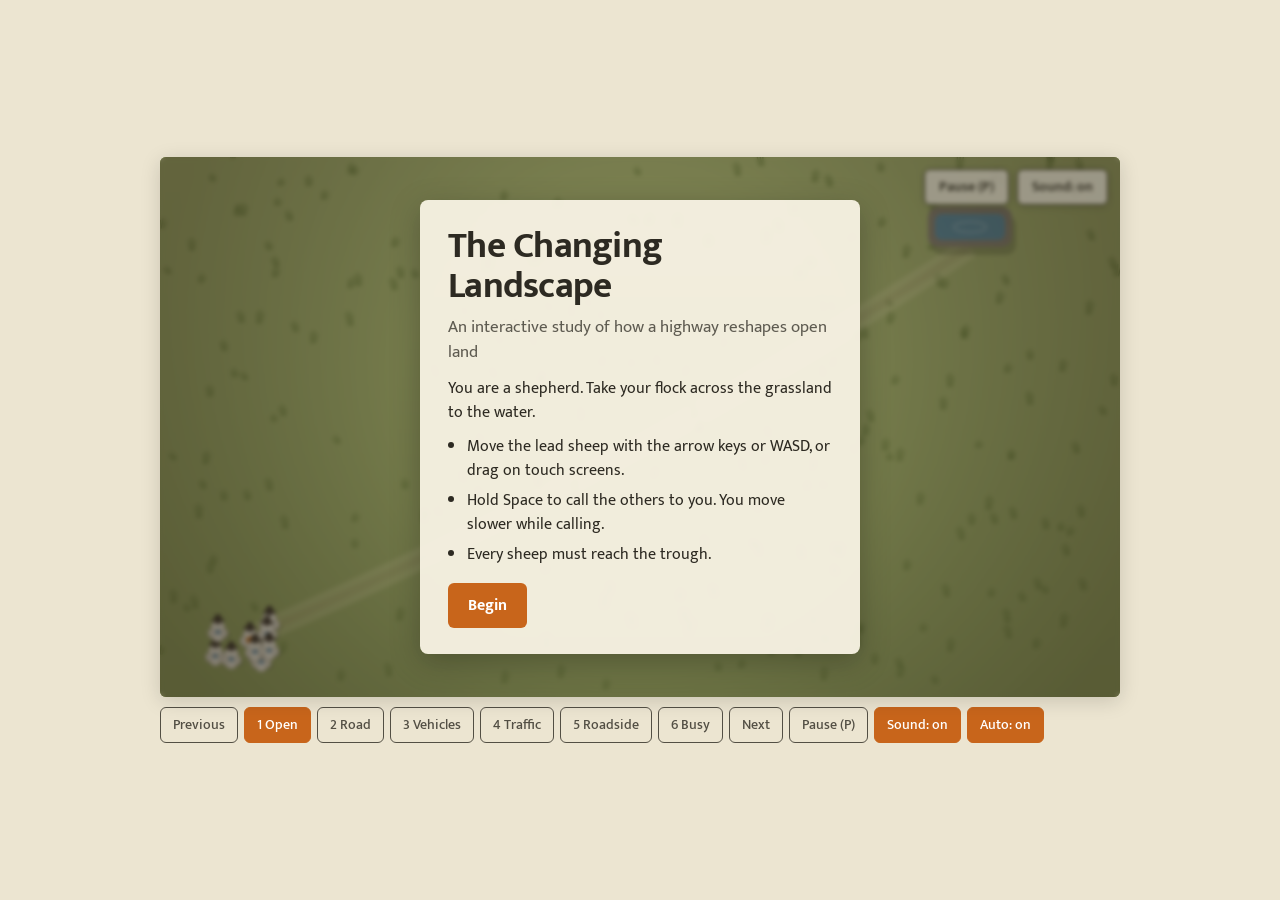
<file: index.html>
<!DOCTYPE html>
<html lang="en">
<head>
  <meta charset="utf-8">
  <meta name="viewport" content="width=device-width, initial-scale=1, viewport-fit=cover">
  <title>The Changing Landscape</title>
  <link rel="preconnect" href="https://fonts.googleapis.com">
  <link rel="preconnect" href="https://fonts.gstatic.com" crossorigin>
  <link href="https://fonts.googleapis.com/css2?family=Mukta:wght@300;500;700&display=swap" rel="stylesheet">
  <link rel="stylesheet" href="css/style.css">
</head>
<body>
  <div id="game-wrapper">
    <main id="stage">
      <canvas id="game-canvas"></canvas>
      <div id="stage-controls">
        <button id="pause-toggle-button" aria-label="Pause or Resume Game">Pause (P)</button>
        <button id="audio-toggle-button" aria-label="Toggle Sound">Sound: on</button>
      </div>
      <button id="call-button" aria-label="Call Flock">Call</button>
      <div id="overlay"></div>
    </main>
    <nav id="presentation-bar" aria-label="Stage Navigation"></nav>
  </div>

  <!-- Game Engine Modules (ordered by dependency) -->
  <script src="js/config.js"></script>
  <script src="js/math.js"></script>
  <script src="js/audio.js"></script>
  <script src="js/input.js"></script>
  <script src="js/entities/sheep.js"></script>
  <script src="js/entities/flock.js"></script>
  <script src="js/entities/vehicle.js"></script>
  <script src="js/entities/traffic.js"></script>
  <script src="js/world/landscape.js"></script>
  <script src="js/world/road.js"></script>
  <script src="js/world/structures.js"></script>
  <script src="js/ui.js"></script>
  <script src="js/game.js"></script>
  <script src="js/main.js"></script>
</body>
</html>
</file>
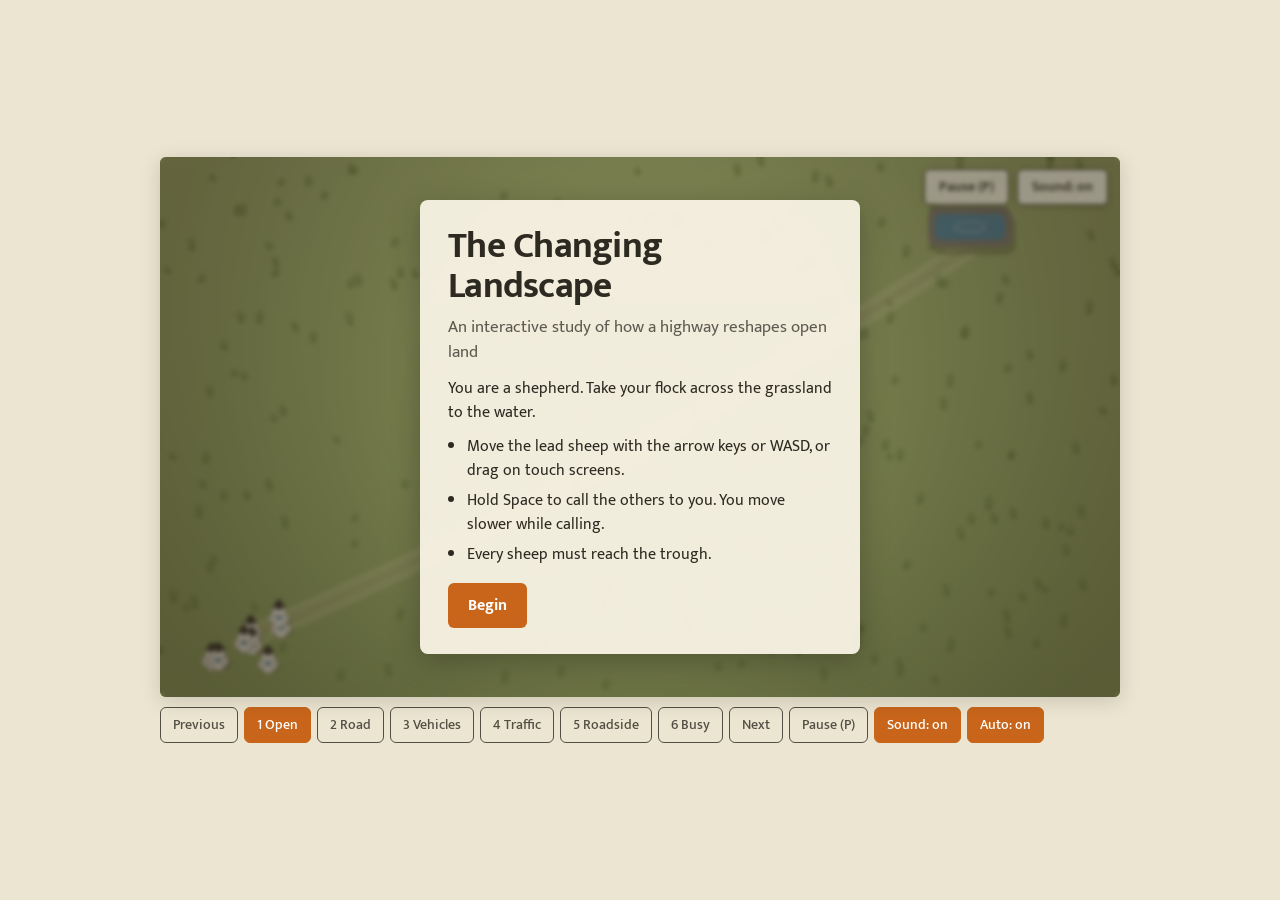
<file: The Changing Landscape.html>
<!DOCTYPE html>
<html lang="en">
<head>
  <meta charset="utf-8">
  <meta name="viewport" content="width=device-width, initial-scale=1, viewport-fit=cover">
  <title>The Changing Landscape</title>
  <link rel="preconnect" href="https://fonts.googleapis.com">
  <link rel="preconnect" href="https://fonts.gstatic.com" crossorigin>
  <link href="https://fonts.googleapis.com/css2?family=Mukta:wght@300;500;700&display=swap" rel="stylesheet">
  <link rel="stylesheet" href="css/style.css">
</head>
<body>
  <div id="game-wrapper">
    <main id="stage">
      <canvas id="game-canvas"></canvas>
      <div id="stage-controls">
        <button id="pause-toggle-button" aria-label="Pause or Resume Game">Pause (P)</button>
        <button id="audio-toggle-button" aria-label="Toggle Sound">Sound: on</button>
      </div>
      <button id="call-button" aria-label="Call Flock">Call</button>
      <div id="overlay"></div>
    </main>
    <nav id="presentation-bar" aria-label="Stage Navigation"></nav>
  </div>

  <!-- Game Engine Modules (ordered by dependency) -->
  <script src="js/config.js"></script>
  <script src="js/math.js"></script>
  <script src="js/audio.js"></script>
  <script src="js/input.js"></script>
  <script src="js/entities/sheep.js"></script>
  <script src="js/entities/flock.js"></script>
  <script src="js/entities/vehicle.js"></script>
  <script src="js/entities/traffic.js"></script>
  <script src="js/world/landscape.js"></script>
  <script src="js/world/road.js"></script>
  <script src="js/world/structures.js"></script>
  <script src="js/ui.js"></script>
  <script src="js/game.js"></script>
  <script src="js/main.js"></script>
</body>
</html>
</file>
<file: css/style.css>
/**
 * The Changing Landscape - Stylesheet
 * 
 * Defines the presentation layer for the interactive landscape simulation,
 * supporting responsive canvas scaling, theme variables, accessibility focus,
 * dark mode, modal overlays, and touch controls.
 */

:root {
  --bg: #ece5d1;
  --ink: #2d2a22;
  --panel: rgba(248, 243, 229, 0.95);
  --accent: #c8651b;
  --accent-hover: #b05413;
  --border-radius-sm: 6px;
  --border-radius-md: 8px;
  --font-family: 'Mukta', system-ui, -apple-system, BlinkMacSystemFont, 'Segoe UI', Roboto, sans-serif;
  
  box-sizing: border-box;
  padding-top: env(safe-area-inset-top, 0px);
  padding-bottom: env(safe-area-inset-bottom, 0px);
}

/* Dark mode preferences */
@media (prefers-color-scheme: dark) {
  :root:not([data-theme="light"]) {
    --bg: #1c1b16;
    --ink: #ece5d0;
    --panel: rgba(38, 36, 29, 0.95);
  }
}

:root[data-theme="dark"] {
  --bg: #1c1b16;
  --ink: #ece5d0;
  --panel: rgba(38, 36, 29, 0.95);
}

*, *::before, *::after {
  box-sizing: inherit;
}

html {
  scroll-padding-top: env(safe-area-inset-top, 0px);
}

body {
  margin: 0;
  min-height: 100dvh;
  background-color: var(--bg);
  color: var(--ink);
  font-family: var(--font-family);
  display: flex;
  align-items: center;
  justify-content: center;
  padding: 12px;
  transition: background-color 0.3s ease, color 0.3s ease;
  user-select: none;
  -webkit-user-select: none;
}

/* Main Container */
#game-wrapper {
  width: 100%;
  max-width: 960px;
  display: flex;
  flex-direction: column;
}

/* Stage Area (Canvas & In-game Overlays) */
#stage {
  position: relative;
  width: 100%;
  max-width: 960px;
}

/* Canvas viewport */
canvas#game-canvas {
  display: block;
  width: 100%;
  height: auto;
  aspect-ratio: 16 / 9;
  border-radius: var(--border-radius-sm);
  touch-action: none;
  background-color: #a9b872;
  box-shadow: 0 4px 20px rgba(0, 0, 0, 0.15);
}

/* Modal Overlay Layer */
#overlay {
  position: absolute;
  inset: 0;
  display: flex;
  align-items: center;
  justify-content: center;
  padding: 16px;
  background: rgba(40, 36, 24, 0.4);
  backdrop-filter: blur(2px);
  -webkit-backdrop-filter: blur(2px);
  border-radius: var(--border-radius-sm);
  z-index: 10;
  transition: opacity 0.2s ease;
}

#overlay[hidden] {
  display: none !important;
}

/* Overlay Card Dialog */
.card {
  background: var(--panel);
  color: var(--ink);
  max-width: 440px;
  width: 100%;
  padding: 26px 28px;
  border-radius: var(--border-radius-md);
  line-height: 1.5;
  box-shadow: 0 8px 30px rgba(0, 0, 0, 0.25);
  animation: card-appear 0.25s cubic-bezier(0.16, 1, 0.3, 1);
}

@keyframes card-appear {
  from {
    opacity: 0;
    transform: translateY(8px) scale(0.98);
  }
  to {
    opacity: 1;
    transform: translateY(0) scale(1);
  }
}

.card h1 {
  font-size: 2.3rem;
  margin: 0 0 4px;
  font-weight: 700;
  line-height: 1.1;
  letter-spacing: -0.02em;
}

.card h2 {
  font-size: 1.35rem;
  margin: 0 0 8px;
  font-weight: 700;
  letter-spacing: -0.01em;
}

.card p {
  margin: 8px 0;
}

.card .sub {
  opacity: 0.75;
  margin-bottom: 12px;
  font-size: 1.05rem;
}

.card ul {
  padding-left: 1.2em;
  margin: 10px 0 16px;
}

.card li {
  margin-bottom: 6px;
}

/* Primary Button Styling */
button {
  font-family: inherit;
  font-weight: 700;
  font-size: 1rem;
  background-color: var(--accent);
  color: #ffffff;
  border: 0;
  border-radius: var(--border-radius-sm);
  padding: 9px 20px;
  cursor: pointer;
  transition: background-color 0.15s ease, transform 0.1s ease;
}

button:hover {
  background-color: var(--accent-hover);
}

button:active {
  transform: scale(0.98);
}

button:focus-visible {
  outline: 3px solid var(--ink);
  outline-offset: 2px;
}

/* Stage Controls Toolbar (Top Right) */
#stage-controls {
  position: absolute;
  top: 12px;
  right: 12px;
  display: flex;
  gap: 8px;
  z-index: 5;
}

#stage-controls button {
  padding: 6px 14px;
  font-size: 0.85rem;
  font-weight: 600;
  background: var(--panel);
  color: var(--ink);
  border: 1.5px solid var(--ink);
  border-radius: var(--border-radius-sm);
  opacity: 0.9;
  cursor: pointer;
  box-shadow: 0 2px 8px rgba(0, 0, 0, 0.15);
  transition: background-color 0.15s ease, opacity 0.15s ease, transform 0.1s ease;
}

#stage-controls button:hover {
  opacity: 1;
  background: #ffffff;
}

#stage-controls button.active,
#stage-controls button.on {
  background: var(--accent);
  border-color: var(--accent);
  color: #ffffff;
  opacity: 1;
}

#stage-controls button.muted {
  opacity: 0.65;
  text-decoration: line-through;
}

/* On-screen Call Button for Touch Devices */
#call-button {
  display: none;
  position: absolute;
  right: 14px;
  bottom: 14px;
  padding: 14px 24px;
  font-size: 1.1rem;
  opacity: 0.92;
  box-shadow: 0 4px 12px rgba(0, 0, 0, 0.25);
  z-index: 5;
}

@media (pointer: coarse) {
  #call-button {
    display: block;
  }
}

/* Presentation Toolbar (Bottom Stage Switcher) */
#presentation-bar {
  display: flex;
  flex-wrap: wrap;
  gap: 6px;
  margin-top: 10px;
}

#presentation-bar[hidden] {
  display: none !important;
}

#presentation-bar button {
  background: transparent;
  color: var(--ink);
  border: 1.5px solid var(--ink);
  padding: 5px 12px;
  font-size: 0.9rem;
  font-weight: 500;
  opacity: 0.8;
  border-radius: var(--border-radius-sm);
}

#presentation-bar button:hover {
  opacity: 1;
  background: rgba(0, 0, 0, 0.05);
}

#presentation-bar button.active,
#presentation-bar button.on {
  background: var(--accent);
  border-color: var(--accent);
  color: #ffffff;
  opacity: 1;
}
</file>
